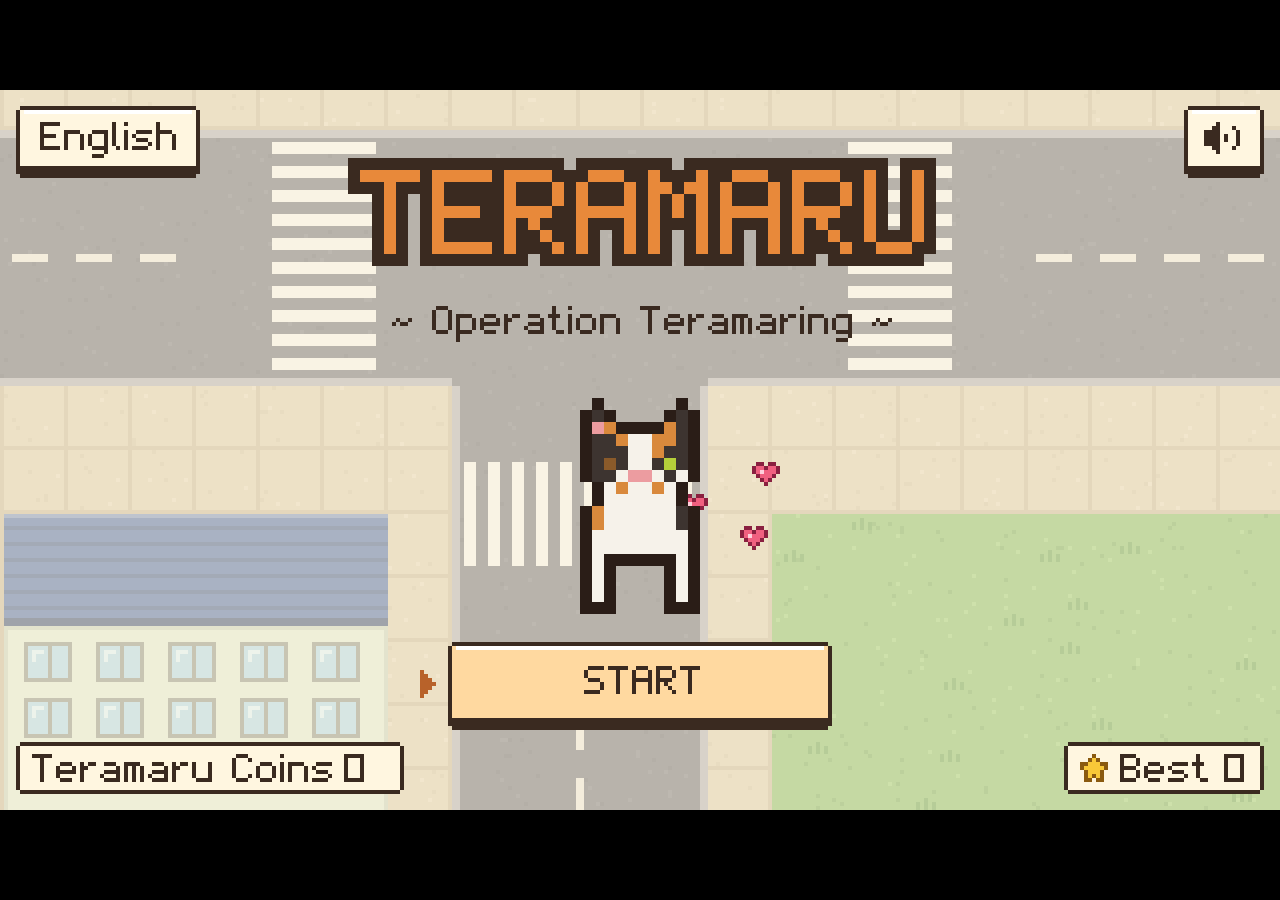
<file: index.html>
<!doctype html>
<html lang="ja">
<head>
  <meta charset="utf-8">
  <meta name="viewport" content="width=device-width, initial-scale=1, maximum-scale=1, user-scalable=no, viewport-fit=cover">
  <meta name="apple-mobile-web-app-capable" content="yes">
  <meta name="apple-mobile-web-app-status-bar-style" content="black-translucent">
  <meta name="apple-mobile-web-app-title" content="てらまる">
  <meta name="mobile-web-app-capable" content="yes">
  <meta name="theme-color" content="#000000">
  <title>てらまる</title>
  <link rel="icon" href="icons/icon-192.png">
  <link rel="apple-touch-icon" href="icons/icon-180.png">
  <link rel="manifest" href="manifest.webmanifest">
  <link rel="stylesheet" href="style.css">
</head>
<body>
  <canvas id="screen" width="320" height="180"></canvas>
  <!-- スマホを縦にしているとき（画面いっぱいに出す） -->
  <div id="rotate"><canvas id="rotate-cat" width="22" height="11"></canvas><div class="phone"></div><p>よこにしてにゃ〜</p></div>
  <script type="module" src="src/main.js"></script>
</body>
</html>
</file>
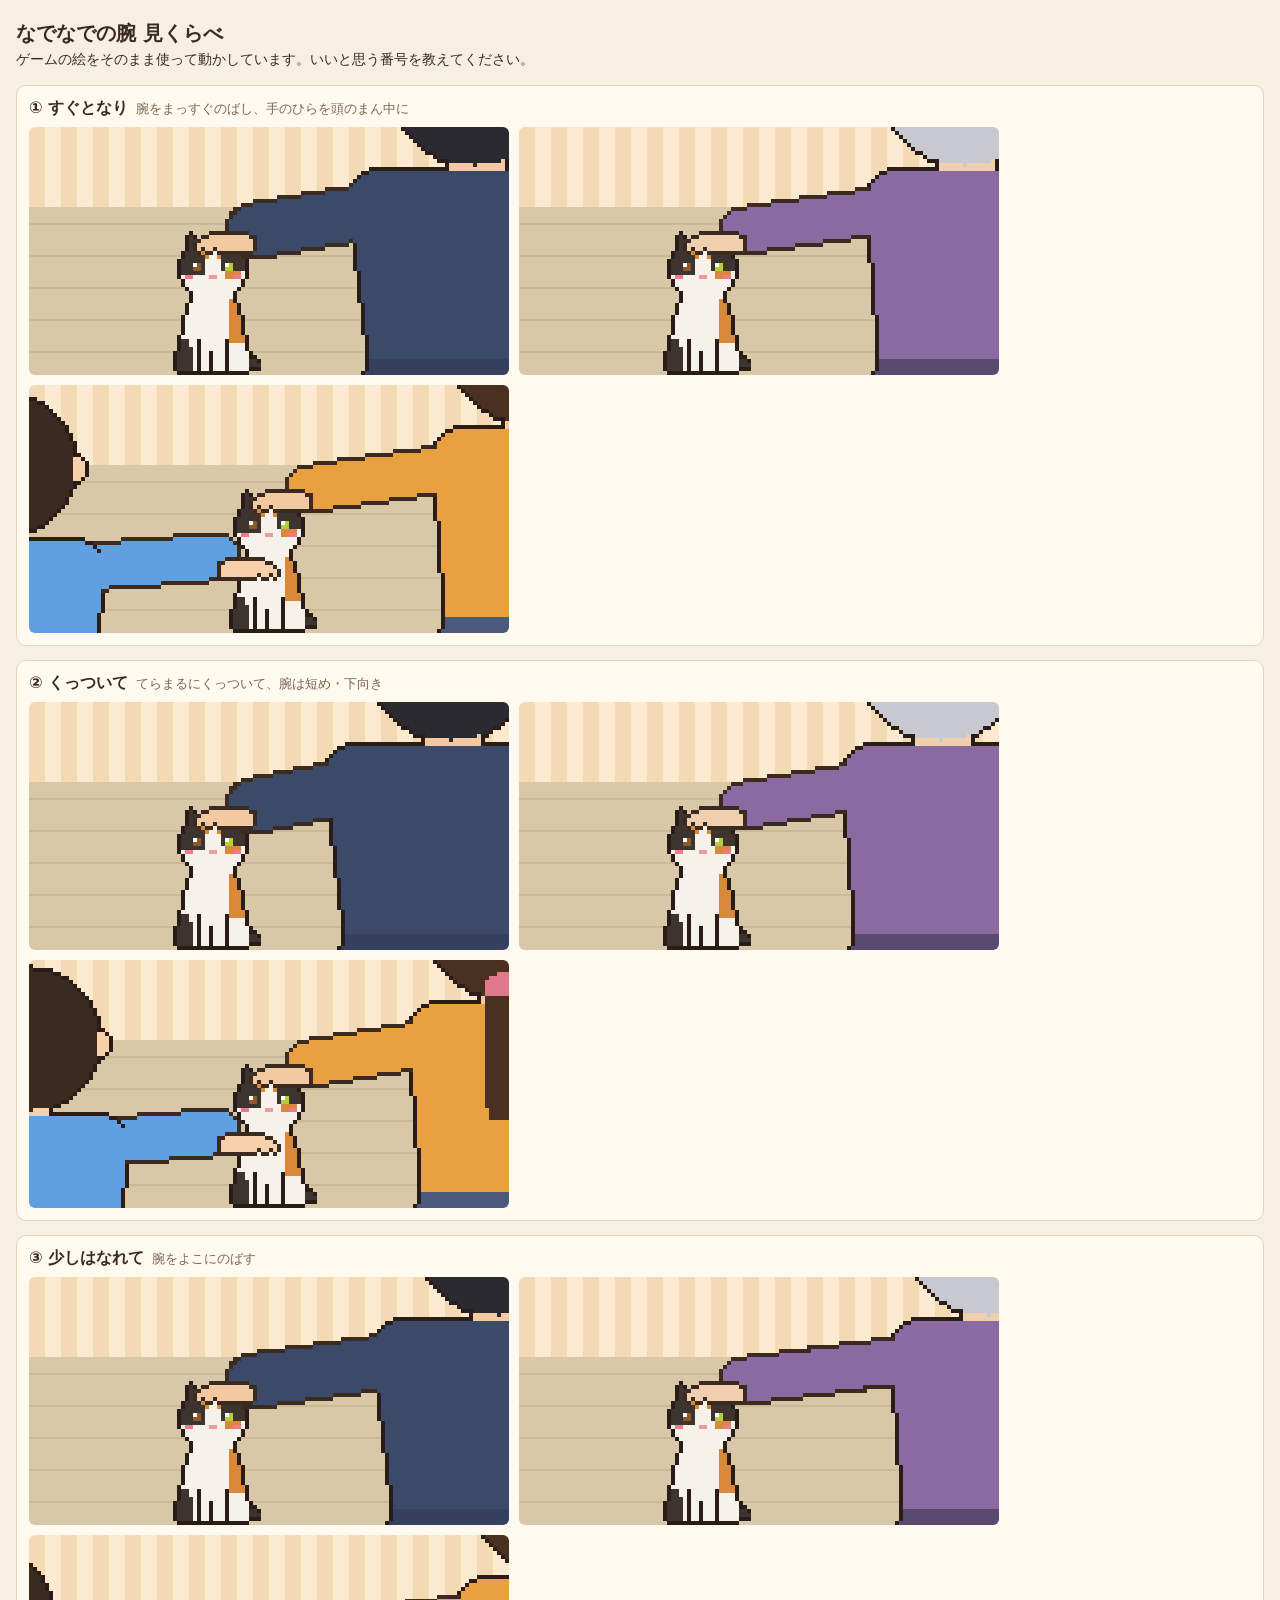
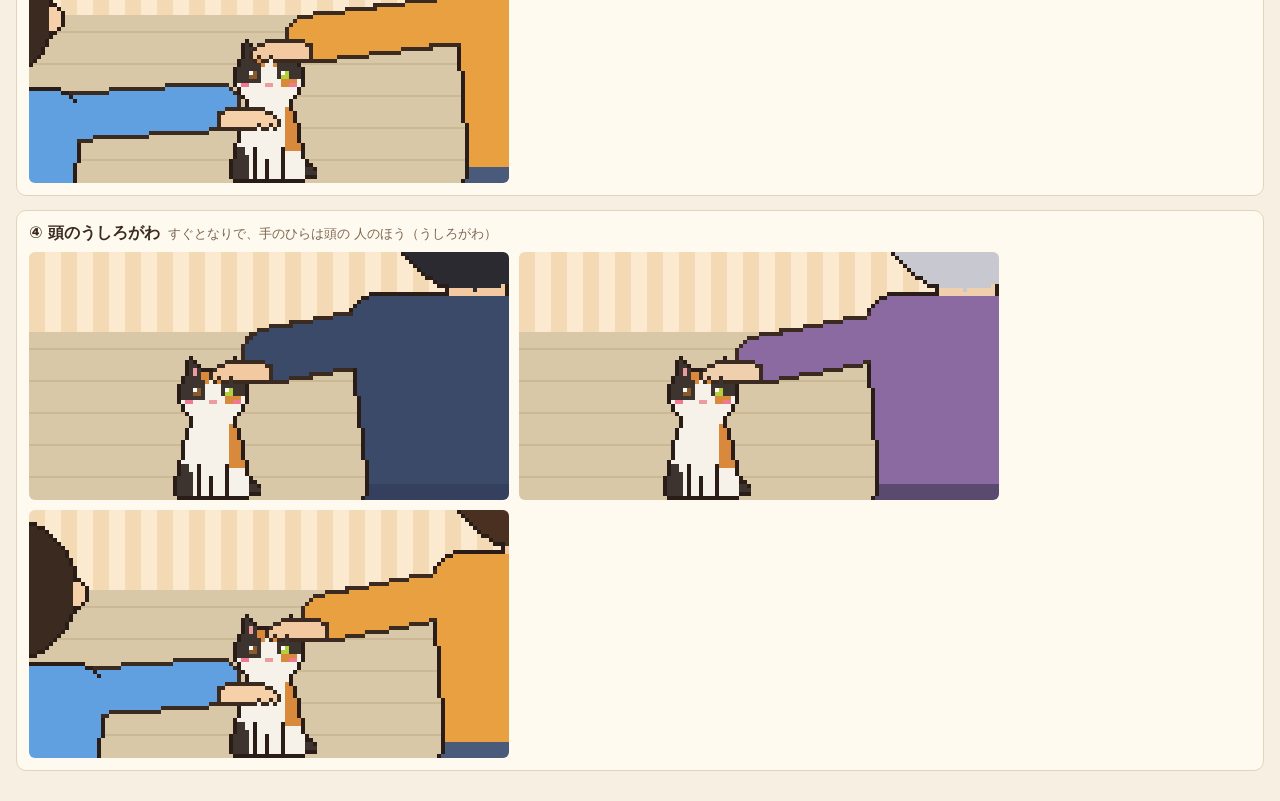
<file: sample/arm.html>
<!doctype html>
<html lang="ja">
<head>
  <meta charset="utf-8">
  <base href="../">
  <meta name="viewport" content="width=device-width, initial-scale=1">
  <title>なでなでの腕 見くらべ</title>
  <style>
    :root { --bg: #f6efe2; --ink: #3a2a20; --card: #fffaf0; --line: #e2d4bc; }
    body { margin: 0; background: var(--bg); color: var(--ink); font-family: system-ui, sans-serif; }
    main { max-width: 1520px; margin: 0 auto; padding: 16px; }
    h1 { font-size: 20px; margin: 4px 0 4px; }
    p.note { margin: 0 0 16px; font-size: 14px; }
    section { background: var(--card); border: 1px solid var(--line); border-radius: 10px; padding: 12px; margin-bottom: 14px; }
    h2 { font-size: 16px; margin: 0 0 8px; }
    h2 span { font-weight: normal; font-size: 13px; margin-left: 8px; color: #7a6450; }
    .row { display: flex; gap: 10px; flex-wrap: wrap; }
    canvas.view { width: 480px; max-width: 100%; image-rendering: pixelated; border-radius: 6px; }
    /* ゲームの画面（スプライトを作るために動かすだけ。見せない） */
    #screen, #rotate { display: none !important; }
  </style>
</head>
<body>
  <canvas id="screen" width="320" height="180"></canvas>
  <div id="rotate"><canvas id="rotate-cat" width="22" height="11"></canvas></div>
  <main>
    <h1>なでなでの腕 見くらべ</h1>
    <p class="note">ゲームの絵をそのまま使って動かしています。いいと思う番号を教えてください。</p>
    <div id="list"></div>
  </main>
  <script type="module" src="src/main.js"></script>
  <script type="module">
    import { KamatteScene } from './src/scenes/kamatte.js';

    // 腕の形の候補（gap：てらまると人のあいだ、tx・ty：手の位置）
    const STYLES = [
      { name: '① すぐとなり', sub: '腕をまっすぐのばし、手のひらを頭のまん中に', arm: { gap: 6, tx: 1, ty: 0 } },
      { name: '② くっついて', sub: 'てらまるにくっついて、腕は短め・下向き', arm: { gap: 0, tx: 1, ty: 0 } },
      { name: '③ 少しはなれて', sub: '腕をよこにのばす', arm: { gap: 12, tx: 1, ty: 0 } },
      { name: '④ 頭のうしろがわ', sub: 'すぐとなりで、手のひらは頭の 人のほう（うしろがわ）', arm: { gap: 6, tx: 5, ty: 1 } },
    ];
    const WHO = ['salaryman', 'grandma', 'family'];

    function waitGame() {
      return new Promise((ok) => {
        const tick = () => (window.teramaru?.scenes ? ok(window.teramaru) : setTimeout(tick, 50));
        tick();
      });
    }

    const game = await waitGame();
    await new Promise((ok) => setTimeout(ok, 300));
    game.startPlay('jutaku');
    await new Promise((ok) => setTimeout(ok, 300));
    const play = game.scenes.top();
    const targetOf = (id) => play.spawner.targets.find((x) => x.id === id);

    const views = [];
    const list = document.getElementById('list');
    for (const st of STYLES) {
      const sec = document.createElement('section');
      sec.innerHTML = `<h2>${st.name}<span>${st.sub}</span></h2>`;
      const row = document.createElement('div');
      row.className = 'row';
      for (const id of WHO) {
        const t = targetOf(id);
        if (!t) continue;
        const sc = new KamatteScene(game, play, t, 'nade');
        sc.armStyle = st.arm;
        sc.phase = 'play';
        const cv = document.createElement('canvas');
        cv.className = 'view';
        cv.width = 240;
        cv.height = 124;
        const ctx = cv.getContext('2d');
        ctx.imageSmoothingEnabled = false;
        row.appendChild(cv);
        views.push({ sc, ctx });
      }
      sec.appendChild(row);
      list.appendChild(sec);
    }

    let last = performance.now();
    function frame(now) {
      const dt = Math.min(0.05, (now - last) / 1000);
      last = now;
      for (const v of views) {
        v.sc.pt += dt;
        v.ctx.clearRect(0, 0, 240, 124);
        v.sc.drawStage(v.ctx, { x: 0, y: 0 });
      }
      requestAnimationFrame(frame);
    }
    requestAnimationFrame(frame);
  </script>
</body>
</html>
</file>
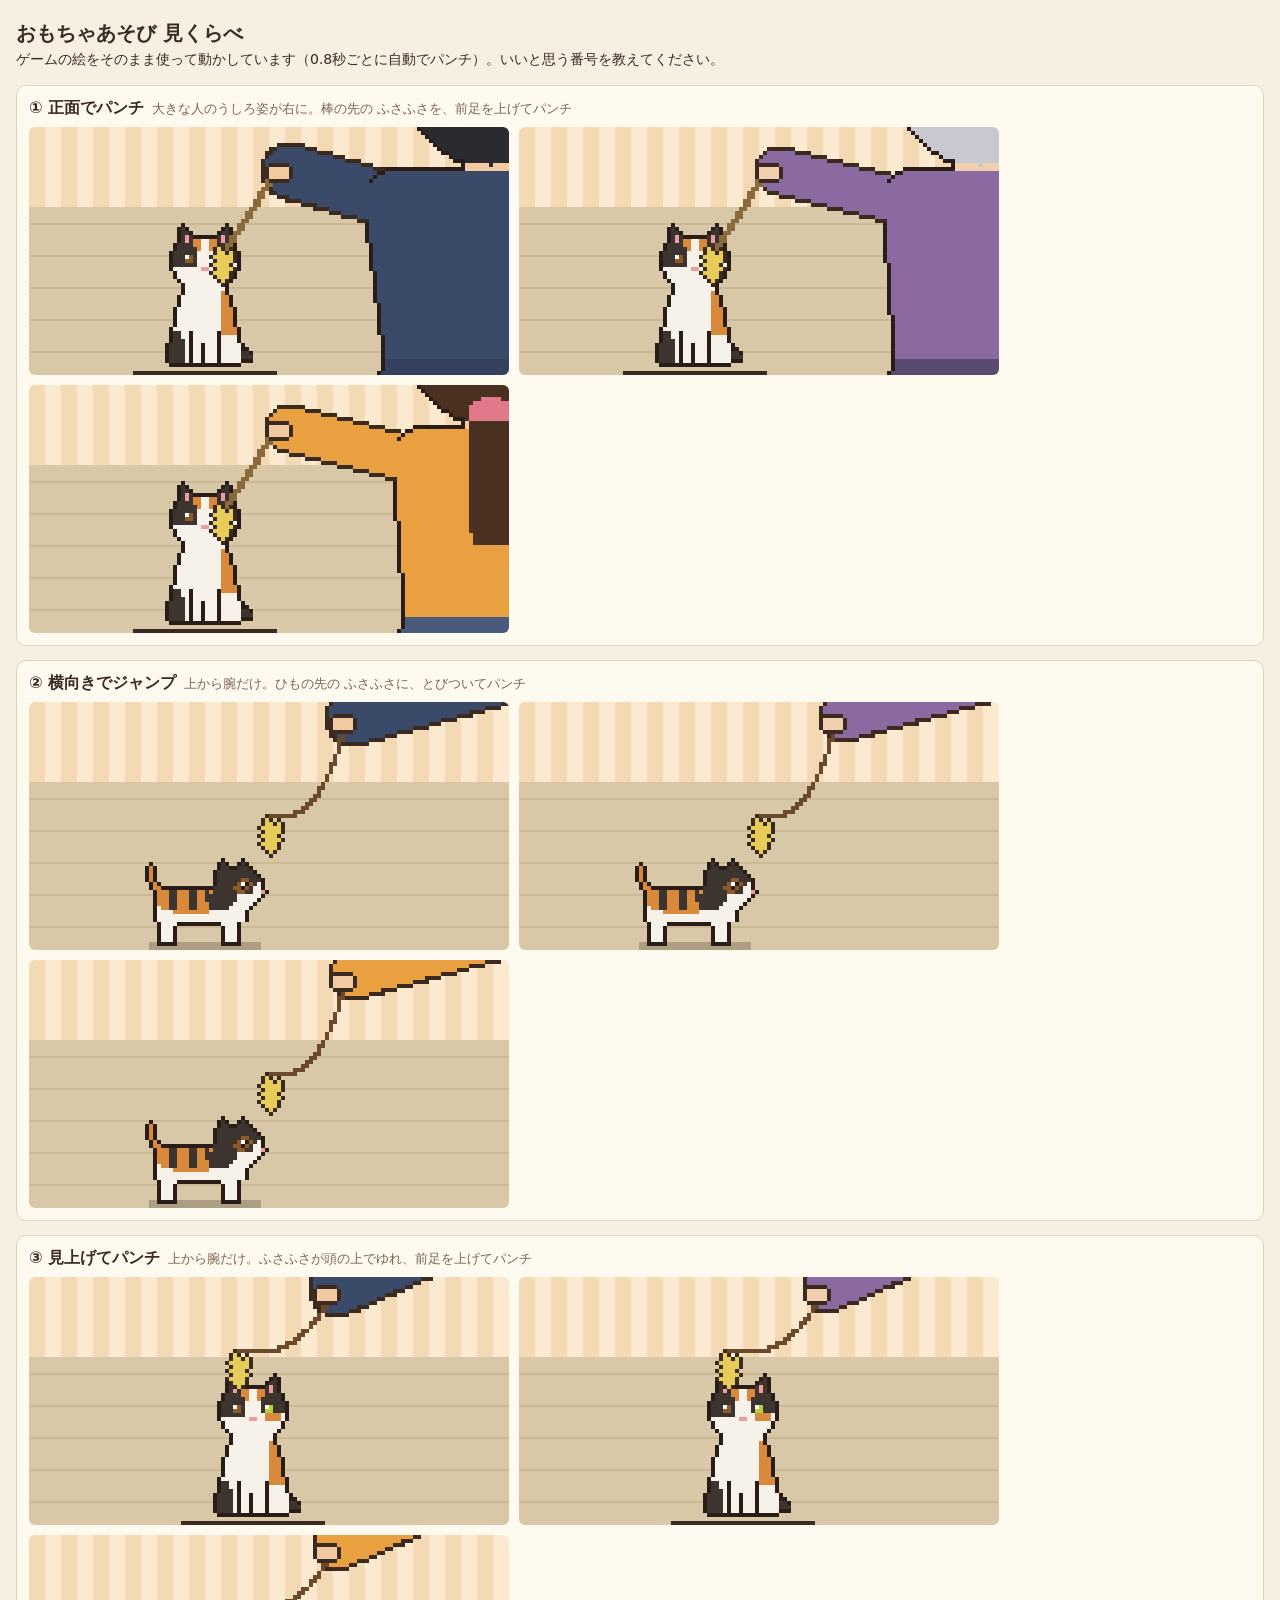
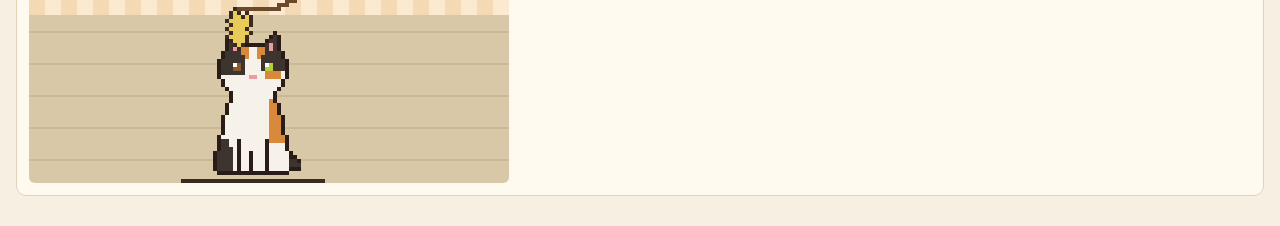
<file: sample/toy.html>
<!doctype html>
<html lang="ja">
<head>
  <meta charset="utf-8">
  <base href="../">
  <meta name="viewport" content="width=device-width, initial-scale=1">
  <title>おもちゃあそび 見くらべ</title>
  <style>
    :root { --bg: #f6efe2; --ink: #3a2a20; --card: #fffaf0; --line: #e2d4bc; }
    body { margin: 0; background: var(--bg); color: var(--ink); font-family: system-ui, sans-serif; }
    main { max-width: 1520px; margin: 0 auto; padding: 16px; }
    h1 { font-size: 20px; margin: 4px 0 4px; }
    p.note { margin: 0 0 16px; font-size: 14px; }
    section { background: var(--card); border: 1px solid var(--line); border-radius: 10px; padding: 12px; margin-bottom: 14px; }
    h2 { font-size: 16px; margin: 0 0 8px; }
    h2 span { font-weight: normal; font-size: 13px; margin-left: 8px; color: #7a6450; }
    .row { display: flex; gap: 10px; flex-wrap: wrap; }
    canvas.view { width: 480px; max-width: 100%; image-rendering: pixelated; border-radius: 6px; }
    /* ゲームの画面（スプライトを作るために動かすだけ。見せない） */
    #screen, #rotate { display: none !important; }
  </style>
</head>
<body>
  <canvas id="screen" width="320" height="180"></canvas>
  <div id="rotate"><canvas id="rotate-cat" width="22" height="11"></canvas></div>
  <main>
    <h1>おもちゃあそび 見くらべ</h1>
    <p class="note">ゲームの絵をそのまま使って動かしています（0.8秒ごとに自動でパンチ）。いいと思う番号を教えてください。</p>
    <div id="list"></div>
  </main>
  <script type="module" src="src/main.js"></script>
  <script type="module">
    import { KamatteScene } from './src/scenes/kamatte.js';

    // おもちゃの場面の形の候補（toyStyle）
    const STYLES = [
      { name: '① 正面でパンチ', sub: '大きな人のうしろ姿が右に。棒の先の ふさふさを、前足を上げてパンチ', style: 1 },
      { name: '② 横向きでジャンプ', sub: '上から腕だけ。ひもの先の ふさふさに、とびついてパンチ', style: 2 },
      { name: '③ 見上げてパンチ', sub: '上から腕だけ。ふさふさが頭の上でゆれ、前足を上げてパンチ', style: 3 },
    ];
    const WHO = ['salaryman', 'grandma', 'family'];

    function waitGame() {
      return new Promise((ok) => {
        const tick = () => (window.teramaru?.scenes ? ok(window.teramaru) : setTimeout(tick, 50));
        tick();
      });
    }

    const game = await waitGame();
    await new Promise((ok) => setTimeout(ok, 300));
    game.startPlay('jutaku');
    await new Promise((ok) => setTimeout(ok, 300));
    const play = game.scenes.top();
    const targetOf = (id) => play.spawner.targets.find((x) => x.id === id);

    const views = [];
    const list = document.getElementById('list');
    for (const st of STYLES) {
      const sec = document.createElement('section');
      sec.innerHTML = `<h2>${st.name}<span>${st.sub}</span></h2>`;
      const row = document.createElement('div');
      row.className = 'row';
      for (const id of WHO) {
        const t = targetOf(id);
        if (!t) continue;
        const sc = new KamatteScene(game, play, t, 'toy');
        sc.toyStyle = st.style;
        sc.phase = 'play';
        const cv = document.createElement('canvas');
        cv.className = 'view';
        cv.width = 240;
        cv.height = 124;
        const ctx = cv.getContext('2d');
        ctx.imageSmoothingEnabled = false;
        row.appendChild(cv);
        views.push({ sc, ctx });
      }
      sec.appendChild(row);
      list.appendChild(sec);
    }

    let last = performance.now();
    function frame(now) {
      const dt = Math.min(0.05, (now - last) / 1000);
      last = now;
      for (const v of views) {
        v.sc.pt += dt;
        // ときどき自動でパンチ（ゲームでは けってい／タップ）
        v.sc.punch = Math.max(0, v.sc.punch - dt);
        if (Math.floor(v.sc.pt / 0.8) !== Math.floor((v.sc.pt - dt) / 0.8)) v.sc.punch = 0.25;
        v.ctx.clearRect(0, 0, 240, 124);
        v.sc.drawStage(v.ctx, { x: 0, y: 0 });
      }
      requestAnimationFrame(frame);
    }
    requestAnimationFrame(frame);
  </script>
</body>
</html>
</file>
<file: style.css>
html, body {
  margin: 0;
  padding: 0;
  width: 100%;
  height: 100%;
  overflow: hidden;
  background: #000;
  /* スマホでのスクロール・拡大・長押しメニュー・文字選択を止める */
  touch-action: none;
  overscroll-behavior: none;
  -webkit-user-select: none;
  user-select: none;
  -webkit-touch-callout: none;
  -webkit-tap-highlight-color: transparent;
}

@font-face {
  font-family: 'k8x12';
  src: url(fonts/k8x12.ttf);
}

/* 縦向きの案内：ふだんは出さない。縦のときは画面いっぱいに出して、ゲームは隠す */
#rotate {
  display: none;
  position: fixed;
  inset: 0;
  background: #fbf0d8;
  color: #3a2a20;
  flex-direction: column;
  align-items: center;
  justify-content: center;
  gap: 28px;
  font-family: 'k8x12', sans-serif;
  font-size: 36px;
  -webkit-font-smoothing: none;
}
#rotate p { margin: 0; letter-spacing: 2px; }
#rotate-cat {
  image-rendering: pixelated;
  image-rendering: crisp-edges;
}
#rotate .phone {
  width: 56px;
  height: 96px;
  box-sizing: border-box;
  border: 8px solid #3a2a20;
  border-radius: 4px;
  background: #fbf0d8;
  animation: tilt 2s steps(1) infinite;
}
@keyframes tilt {
  0% { transform: rotate(0deg); }
  50% { transform: rotate(-90deg); border-color: #f08a3a; }
}
body.portrait #rotate { display: flex; }
body.portrait #screen { visibility: hidden; }

#screen {
  position: absolute;
  image-rendering: pixelated;
  image-rendering: crisp-edges;
  touch-action: none;
  outline: none;
}

/* 切り欠き（ノッチ）の幅を JS から読むための見えない要素 */
#safe-probe {
  position: absolute;
  visibility: hidden;
  pointer-events: none;
  padding-top: env(safe-area-inset-top, 0px);
  padding-right: env(safe-area-inset-right, 0px);
  padding-bottom: env(safe-area-inset-bottom, 0px);
  padding-left: env(safe-area-inset-left, 0px);
}
</file>
